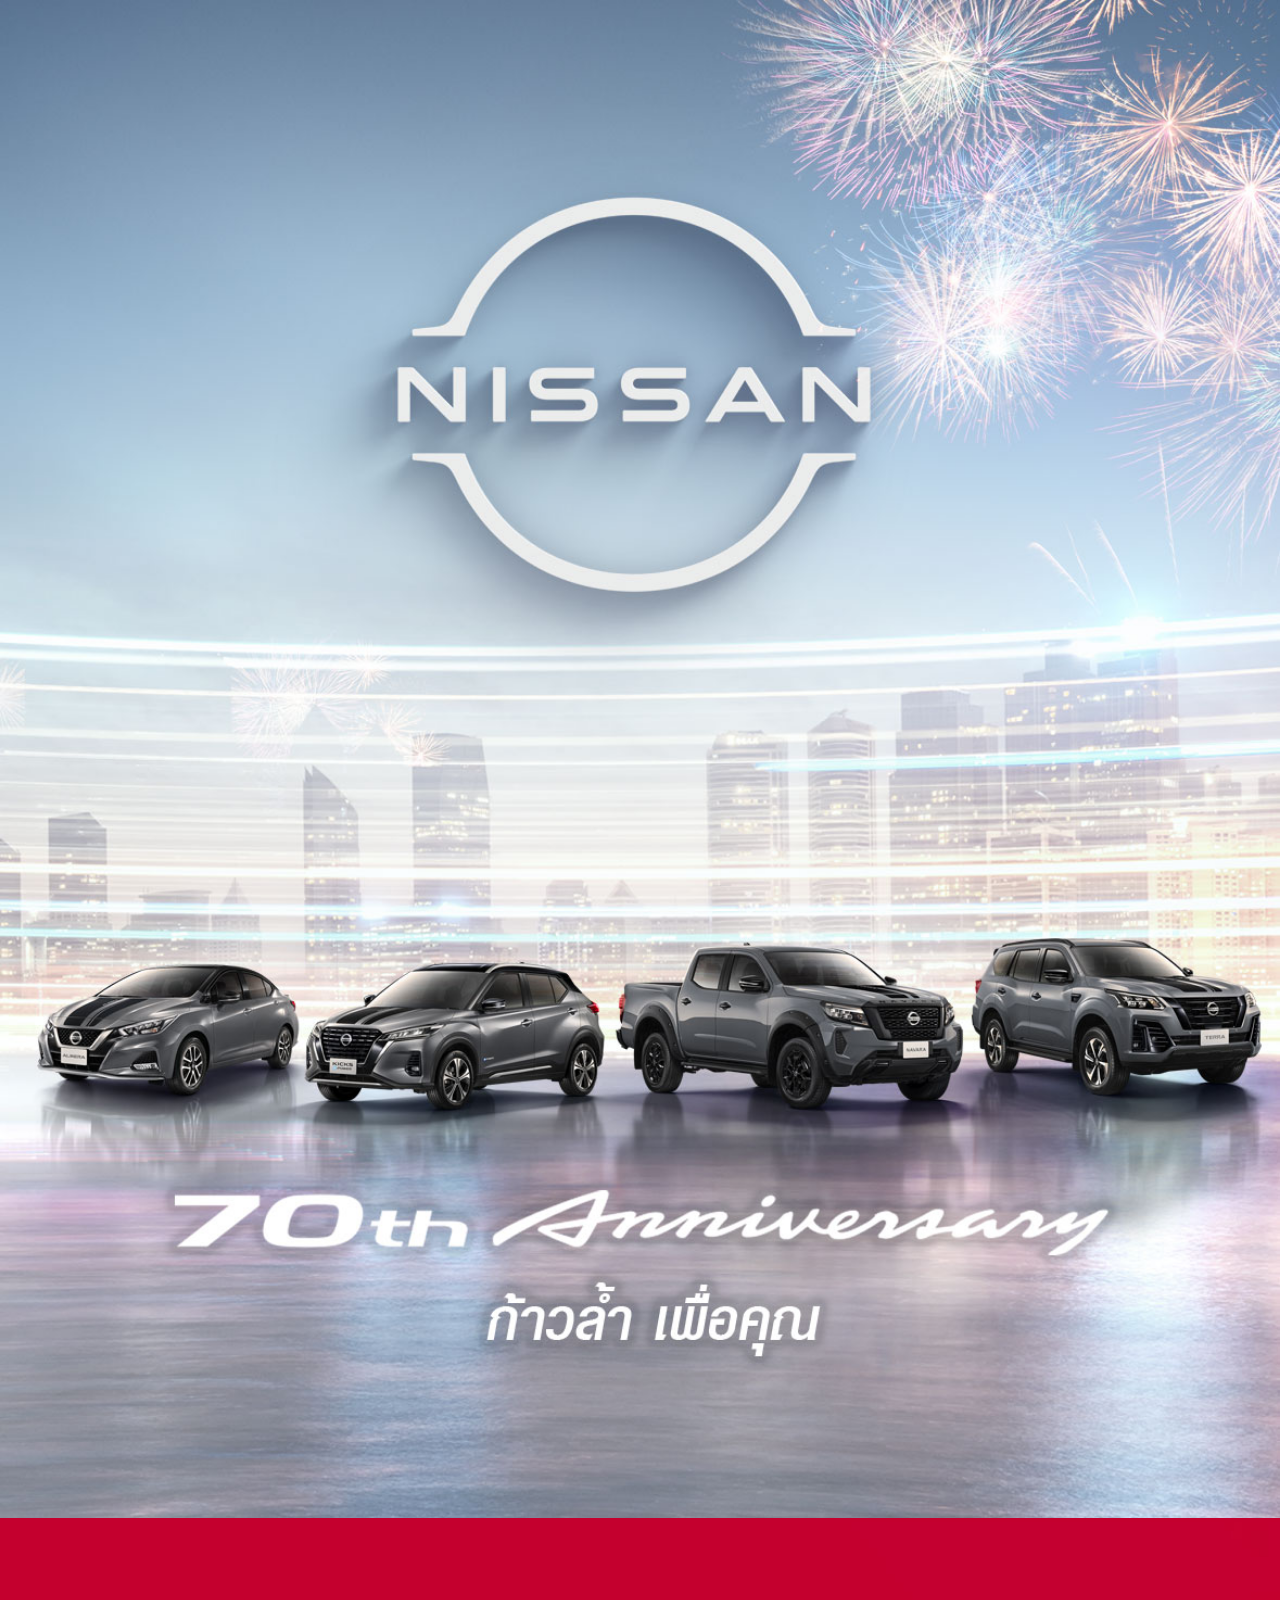
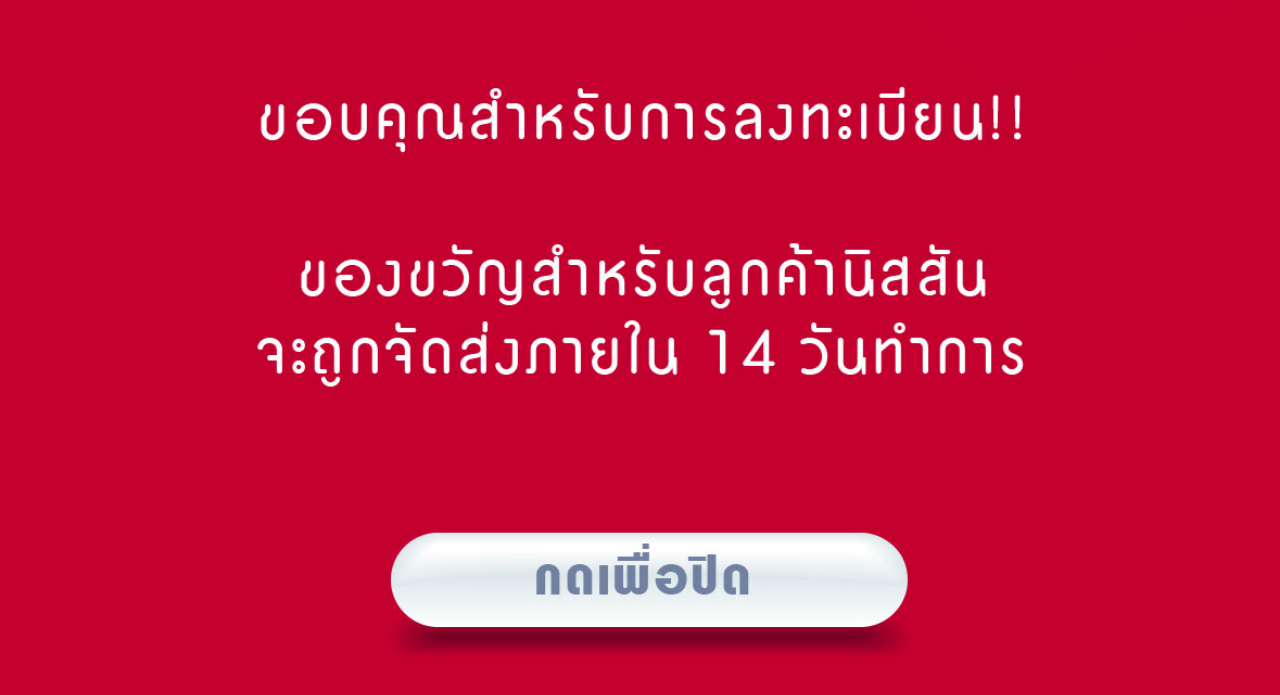
<file: thankyou.html>
<!DOCTYPE html>
<html>
<head>
    <meta charset="utf-8">
    <meta name="viewport" content="width=device-width, initial-scale=1">
    <title>Thank You</title>
</head>
<body>
    <img src="images/thanks-top.jpg" alt="" class="img100" />
    <img src="images/thank-tx.jpg" alt="" class="img100" />
    <a href=""><img src="images/closebt.jpg" alt="" class="img100" /></a>

    <style>
    body {
        background: #c4002e;
        padding: 0;
        margin: 0;
    }
    .img100 {width: 100%;}
    .nissan-thankyou {
        color: #fff;
        text-align: center;
        width: 90%;
        margin: 0 auto;
    }
    .nissan-thankyou h4 {
        color: #fff;
        margin-bottom: 10px;
    }
    a {
        float: left;
        width: 100%;
    }
    </style>
</body>
</html>
</file>
